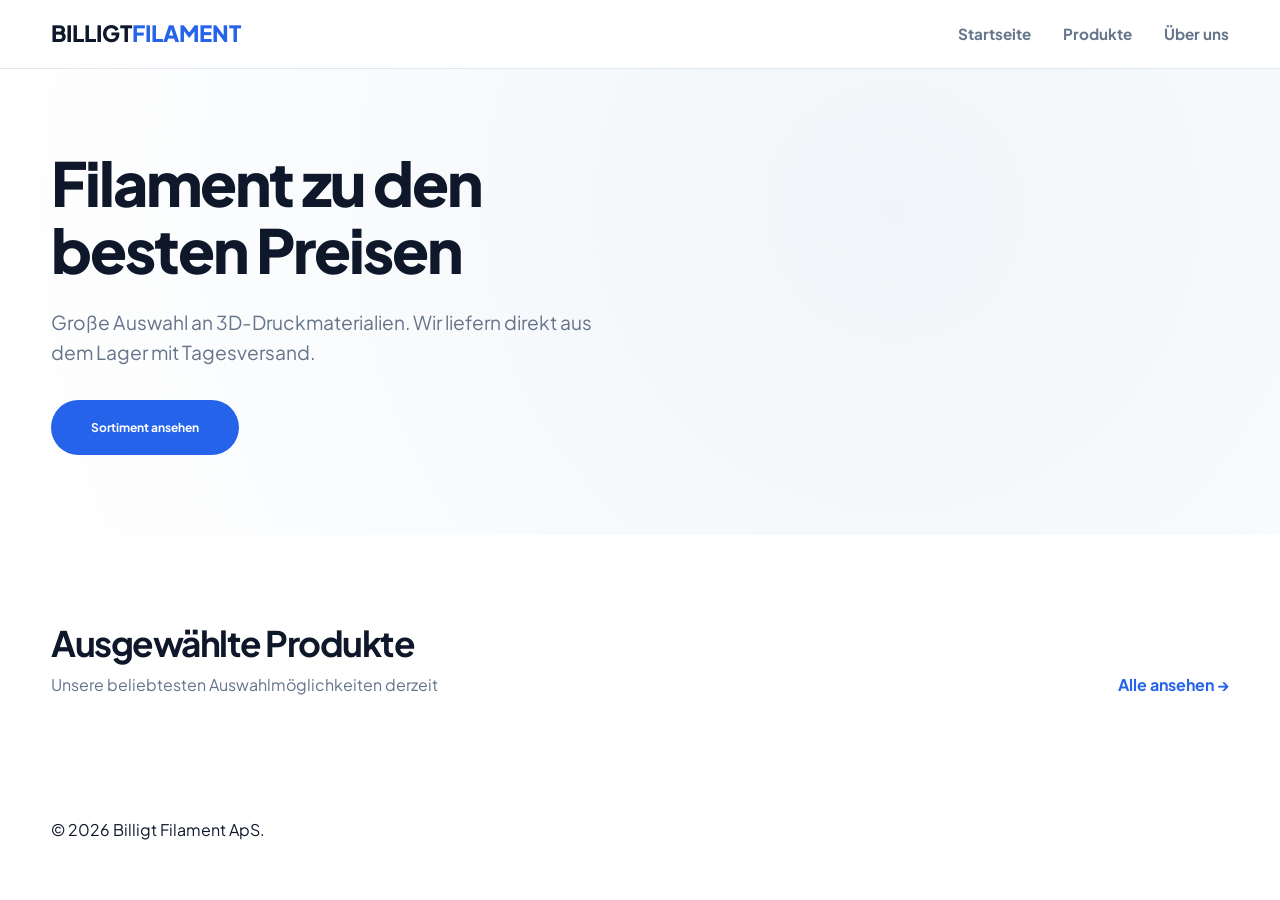
<file: index.html>
<!DOCTYPE html>
<html lang="de">
<head>
    <meta charset="UTF-8">
    <meta name="viewport" content="width=device-width, initial-scale=1.0">
    <title>Billigt Filament | Qualität für 3D-Druck</title>
    <link rel="stylesheet" href="Assets/style.css">
</head>
<body>

    <header class="site-header">
        <div class="container header-grid">
            <a href="index.html" class="logo">BILLIGT<span>FILAMENT</span></a>
            
            <button class="hamburger" id="hamburger" aria-label="Menü">
                <span></span><span></span><span></span>
            </button>

            <nav class="main-nav" id="main-nav">
                <a href="index.html" class="active">Startseite</a>
                <a href="products.html">Produkte</a>
                <a href="about.html">Über uns</a>
            </nav>
        </div>
    </header>

    <main>
        <section class="home-hero-new">
            <div class="container hero-grid-new">
                <div class="hero-text-new">
                    <h1>Filament zu den besten Preisen</h1>
                    <p>Große Auswahl an 3D-Druckmaterialien. Wir liefern direkt aus dem Lager mit Tagesversand.</p>
                    <a href="products.html" class="btn-buy" style="display:inline-block; width:auto; padding:18px 40px; border-radius: 50px;">
                        Sortiment ansehen
                    </a>
                </div>

                <div class="hero-products-new">
                    <div id="hero-random-printer" class="hero-card-1"></div>
                    <div id="hero-random-material" class="hero-card-2"></div>
                </div>
            </div>
        </section>

        <section class="container" style="padding: 80px 0;">
            <div style="display: flex; justify-content: space-between; align-items: flex-end; margin-bottom: 40px;">
                <div>
                    <h2 style="font-size: 2.2rem; letter-spacing: -1.5px;">Ausgewählte Produkte</h2>
                    <p style="color: var(--slate);">Unsere beliebtesten Auswahlmöglichkeiten derzeit</p>
                </div>
                <a href="products.html" style="color: var(--primary); font-weight: 700; text-decoration: none;">Alle ansehen →</a>
            </div>

            <div id="productGrid" class="product-grid">
            </div>
        </section>
    </main>

    <footer class="site-footer">
        <div class="container">
            <p>&copy; 2026 Billigt Filament ApS.</p>
        </div>
    </footer>

    <script src="Assets/script.js"></script>
</body>
</html>
</file>
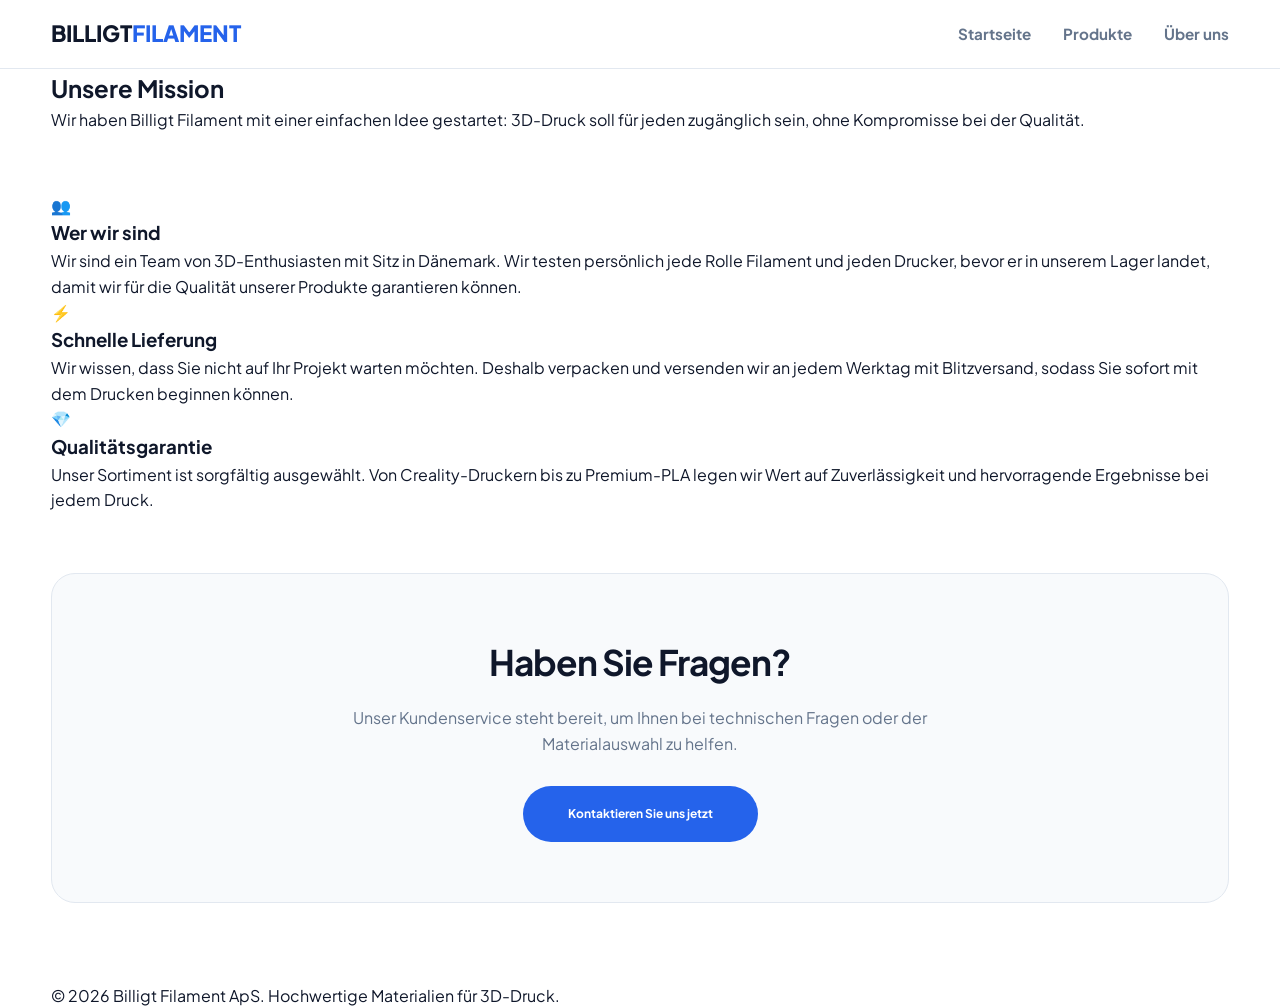
<file: about.html>
<!DOCTYPE html>
<html lang="de">
<head>
    <meta charset="UTF-8">
    <meta name="viewport" content="width=device-width, initial-scale=1.0">
    <title>Über uns | Billigt Filament</title>
    <link rel="stylesheet" href="Assets/style.css">
</head>
<body>

    <header class="site-header">
        <div class="container header-grid">
            <a href="index.html" class="logo">BILLIGT<span>FILAMENT</span></a>
            
            <button class="hamburger" id="hamburger" aria-label="Menu">
                <span></span>
                <span></span>
                <span></span>
            </button>

            <nav class="main-nav" id="main-nav">
                <a href="index.html">Startseite</a>
                <a href="products.html">Produkte</a>
                <a href="about.html" class="active">Über uns</a>
            </nav>
        </div>
    </header>

    <main class="about-page">
        <section class="about-hero">
            <div class="container">
                <h1>Unsere Mission</h1>
                <p class="subtitle">
                    Wir haben Billigt Filament mit einer einfachen Idee gestartet: 3D-Druck soll für jeden zugänglich sein, ohne Kompromisse bei der Qualität.
                </p>
            </div>
        </section>

        <section class="container" style="padding: 60px 0;">
            <div class="about-grid">
                
                <article class="about-card">
                    <div class="about-icon">👥</div>
                    <h3>Wer wir sind</h3>
                    <p>
                        Wir sind ein Team von 3D-Enthusiasten mit Sitz in Dänemark. Wir testen persönlich jede Rolle Filament und jeden Drucker, bevor er in unserem Lager landet, damit wir für die Qualität unserer Produkte garantieren können.
                    </p>
                </article>

                <article class="about-card">
                    <div class="about-icon">⚡</div>
                    <h3>Schnelle Lieferung</h3>
                    <p>
                        Wir wissen, dass Sie nicht auf Ihr Projekt warten möchten. Deshalb verpacken und versenden wir an jedem Werktag mit Blitzversand, sodass Sie sofort mit dem Drucken beginnen können.
                    </p>
                </article>

                <article class="about-card">
                    <div class="about-icon">💎</div>
                    <h3>Qualitätsgarantie</h3>
                    <p>
                        Unser Sortiment ist sorgfältig ausgewählt. Von Creality-Druckern bis zu Premium-PLA legen wir Wert auf Zuverlässigkeit und hervorragende Ergebnisse bei jedem Druck.
                    </p>
                </article>

            </div>
        </section>

        <section class="container" style="padding-bottom: 80px;">
            <div class="cta-box" style="background: var(--ice); padding: 60px; border-radius: 24px; text-align: center; border: 1px solid var(--border);">
                <h2 style="font-size: 2.2rem; margin-bottom: 15px; letter-spacing: -1px;">Haben Sie Fragen?</h2>
                <p style="color: var(--slate); margin-bottom: 30px; max-width: 600px; margin-left: auto; margin-right: auto;">
                    Unser Kundenservice steht bereit, um Ihnen bei technischen Fragen oder der Materialauswahl zu helfen.
                </p>
                <a href="mailto:kontakt@billigtfilament.dk" class="btn-buy" style="display:inline-block; width:auto; padding:18px 45px; border-radius: 50px;">
                    Kontaktieren Sie uns jetzt
                </a>
            </div>
        </section>
    </main>

    <footer class="site-footer">
        <div class="container">
            <p>&copy; 2026 Billigt Filament ApS. Hochwertige Materialien für 3D-Druck.</p>
        </div>
    </footer>

    <script src="Assets/script.js"></script>
</body>
</html>
</file>
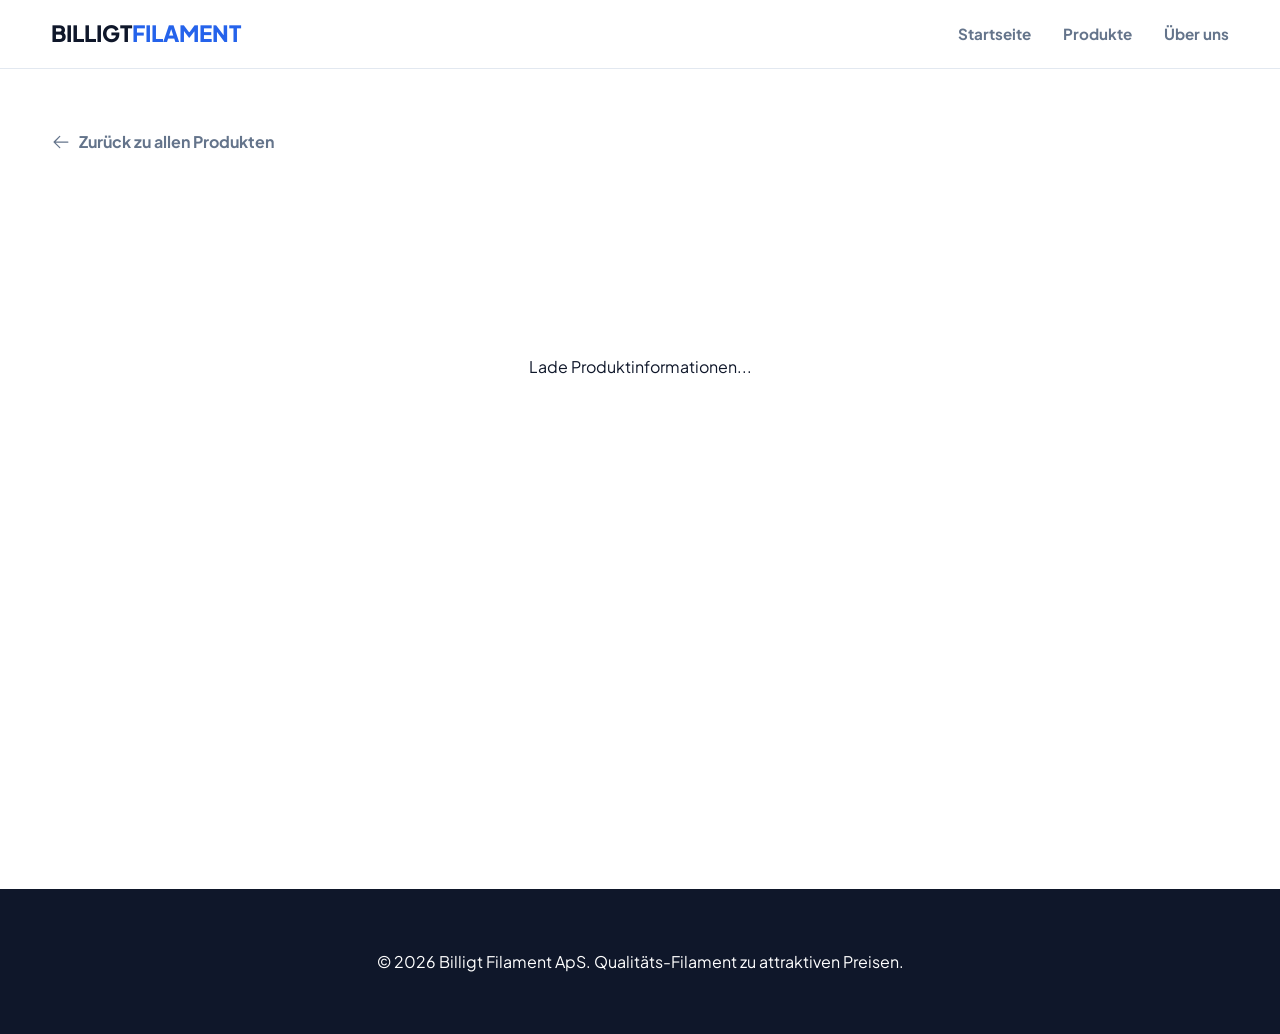
<file: product-detail.html>
<!DOCTYPE html>
<html lang="de">
<head>
    <meta charset="UTF-8">
    <meta name="viewport" content="width=device-width, initial-scale=1.0">
    <title>Produktdetails | Billigt Filament</title>
    <link rel="stylesheet" href="Assets/style.css">
    <style>
        /* Estilos específicos para a página de detalhes */
        .detail-wrapper { padding: 60px 0; min-height: 80vh; }
        
        .detail-grid { 
            display: grid; 
            grid-template-columns: 1.1fr 0.9fr; 
            gap: 60px; 
            align-items: start; 
        }

        .detail-image { 
            background: var(--ice); 
            border-radius: 30px; 
            padding: 60px; 
            border: 1px solid var(--border); 
            display: flex; 
            justify-content: center;
            position: sticky;
            top: 120px;
        }

        .detail-image img { 
            max-width: 100%; 
            height: auto; 
            mix-blend-mode: multiply; 
            transition: transform 0.5s ease;
        }

        .detail-image:hover img { transform: scale(1.05); }

        .detail-info h1 { 
            font-size: 2.8rem; 
            margin-bottom: 10px; 
            letter-spacing: -1.5px; 
            line-height: 1.1; 
            color: var(--navy);
        }

        .detail-price { 
            font-size: 2.2rem; 
            font-weight: 800; 
            color: var(--primary); 
            margin-bottom: 30px; 
        }

        /* --- SEÇÃO DE DESCRIÇÃO --- */
        .product-description-container {
            margin: 40px 0;
            padding-top: 30px;
            border-top: 1px solid var(--border);
        }

        .description-label {
            display: block;
            font-weight: 800;
            text-transform: uppercase;
            font-size: 0.85rem;
            letter-spacing: 1px;
            color: var(--slate);
            margin-bottom: 15px;
        }

        .product-text {
            font-size: 1.1rem;
            line-height: 1.8;
            color: #475569;
        }

        .back-btn { 
            display: inline-flex; 
            align-items: center;
            margin-bottom: 40px; 
            color: var(--slate); 
            text-decoration: none; 
            font-weight: 700; 
            gap: 8px;
            transition: 0.3s; 
        }

        .back-btn:hover { color: var(--primary); transform: translateX(-5px); }

        .meta-box { 
            background: var(--ice);
            padding: 20px;
            border-radius: 12px;
            margin-bottom: 30px;
        }

        .meta-item {
            display: flex;
            justify-content: space-between;
            padding: 8px 0;
            border-bottom: 1px solid rgba(0,0,0,0.05);
        }

        .meta-item:last-child { border: none; }

        .buy-now-btn {
            display: block;
            background: var(--primary);
            color: white;
            text-align: center;
            padding: 20px;
            border-radius: 14px;
            font-weight: 800;
            font-size: 1.1rem;
            text-decoration: none;
            transition: var(--transition);
        }

        .buy-now-btn:hover {
            transform: translateY(-3px);
            box-shadow: 0 10px 20px rgba(37, 99, 235, 0.2);
            filter: brightness(1.1);
        }
        
        @media (max-width: 900px) {
            .detail-grid { grid-template-columns: 1fr; gap: 40px; }
            .detail-image { padding: 40px; position: static; }
            .detail-info { text-align: left; }
            .detail-info h1 { font-size: 2rem; }
        }
    </style>
</head>
<body>

    <header class="site-header">
        <div class="container header-grid">
            <a href="index.html" class="logo">BILLIGT<span>FILAMENT</span></a>
            <nav class="main-nav">
                <a href="index.html">Startseite</a>
                <a href="products.html">Produkte</a>
                <a href="about.html">Über uns</a>
            </nav>
        </div>
    </header>

    <main class="container detail-wrapper">
        <a href="products.html" class="back-btn">
            <svg width="20" height="20" viewBox="0 0 256 256" fill="currentColor">
                <path d="M224,128a8,8,0,0,1-8,8H59.31l58.35,58.34a8,8,0,0,1-11.32,11.32l-72-72a8,8,0,0,1,0-11.32l72-72a8,8,0,0,1,11.32,11.32L59.31,120H216A8,8,0,0,1,224,128Z"></path>
            </svg>
            Zurück zu allen Produkten
        </a>

        <div id="product-detail-render" class="detail-grid">
            <div style="grid-column: 1/-1; text-align: center; padding: 100px;">
                <div class="loader">Lade Produktinformationen...</div>
            </div>
        </div>
    </main>

    <footer class="site-footer" style="padding: 60px 0; background: var(--navy); color: white; margin-top: 100px;">
        <div class="container" style="text-align: center;">
            <p>&copy; 2026 Billigt Filament ApS. Qualitäts-Filament zu attraktiven Preisen.</p>
        </div>
    </footer>

    <script src="Assets/script.js"></script>
    <script>
        // Initialisierungslogik
        async function startDetail() {
            // Wenn die globale Produktliste nicht existiert, vom JSON/API laden
            if (typeof allProducts === 'undefined' || allProducts.length === 0) {
                if (typeof initProducts === 'function') {
                    await initProducts(); 
                }
            }
            
            // Detailansicht rendern (stellen Sie sicher, dass innerHTML in script.js .product-text verwendet)
            if (typeof initProductDetail === 'function') {
                initProductDetail();
            }
        }
        
        window.addEventListener('DOMContentLoaded', startDetail);
    </script>
</body>
</html>
</file>
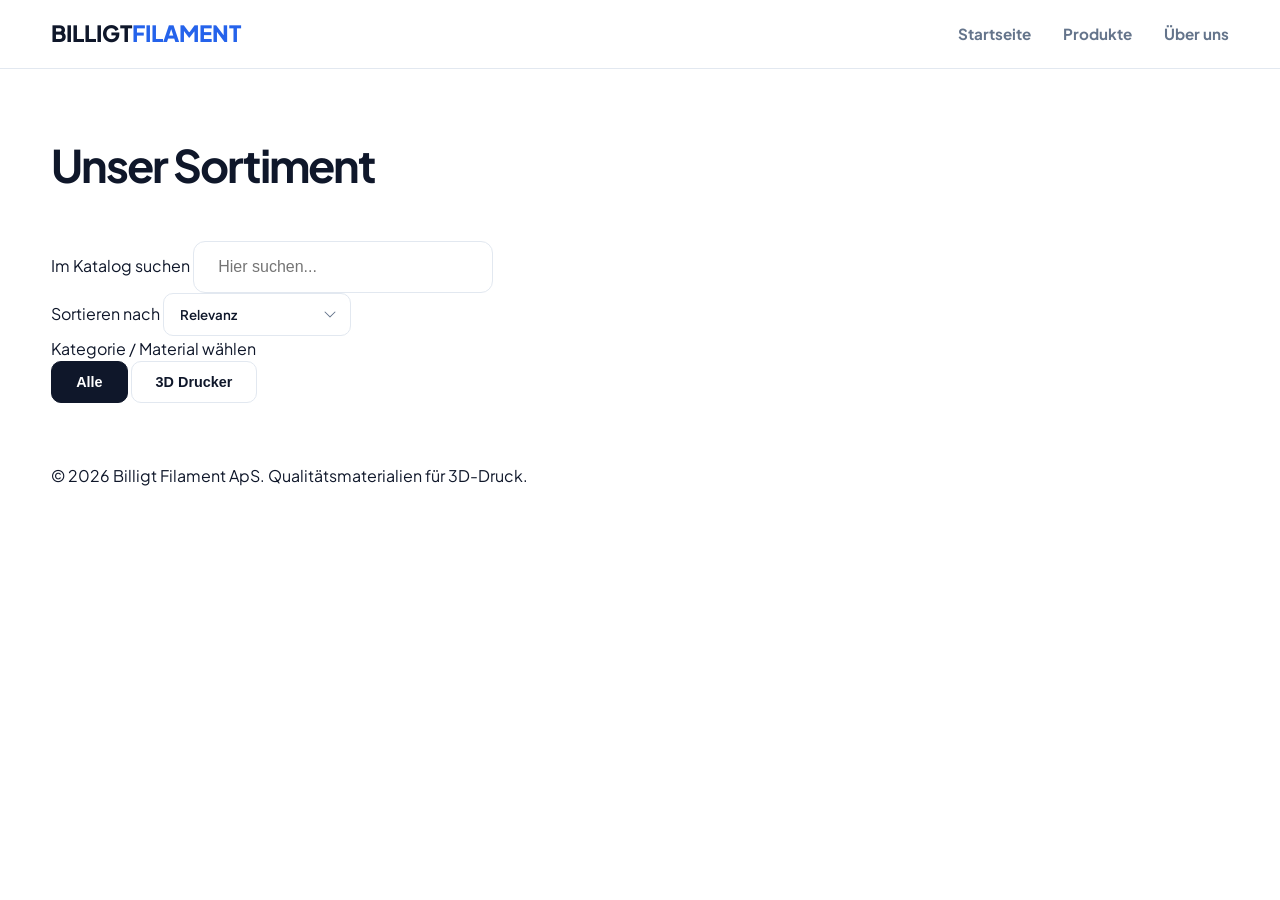
<file: products.html>
<!DOCTYPE html>
<html lang="de">
<head>
    <meta charset="UTF-8">
    <meta name="viewport" content="width=device-width, initial-scale=1.0">
    <title>Produkte | Billigt Filament</title>
    <link rel="stylesheet" href="Assets/style.css">
</head>
<body>
    <header class="site-header">
        <div class="container header-grid">
            <a href="index.html" class="logo">BILLIGT<span>FILAMENT</span></a>
            
            <button class="hamburger" id="hamburger" aria-label="Menü">
                <span></span>
                <span></span>
                <span></span>
            </button>

            <nav class="main-nav" id="main-nav">
                <a href="index.html">Startseite</a>
                <a href="products.html" class="active">Produkte</a>
                <a href="about.html">Über uns</a>
            </nav>
        </div>
    </header>

    <main class="container" style="padding: 60px 0;">
        <h1 style="font-size: 2.8rem; margin-bottom: 40px; letter-spacing: -2px;">Unser Sortiment</h1>

        <div class="filters-wrapper">
            <div class="filter-row">
                <div class="filter-group"> 
                    <label class="filter-label">Im Katalog suchen</label>
                    <input type="text" id="searchField" class="search-input" placeholder="Hier suchen...">
                </div>
                <div class="filter-group">
                    <label class="filter-label">Sortieren nach</label>
                    <select id="sortOrder" class="sort-select">
                        <option value="default">Relevanz</option>
                        <option value="low">Preis: Niedrig → Hoch</option>
                        <option value="high">Preis: Hoch → Niedrig</option>
                    </select>
                </div>
            </div>

            <div class="material-selection">
                <label class="filter-label">Kategorie / Material wählen</label>
                <div class="material-boxes" id="materialBoxes">
                    <button class="material-btn active" data-cat="all">Alle</button>
                    <button class="material-btn" data-cat="PRINTER">3D Drucker</button>
                </div>
            </div>
        </div>

        <div id="productGrid" class="product-grid"></div>
    </main>

    <footer class="site-footer">
        <div class="container">
            <p>&copy; 2026 Billigt Filament ApS. Qualitätsmaterialien für 3D-Druck.</p>
        </div>
    </footer>
    
    <script src="Assets/script.js"></script>
</body>
</html>
</file>
<file: Assets/style.css>
/* ==========================================================================
   BILLIGT FILAMENT - MASTER CSS FINAL (PC & MOBILE ALIGNMENT FIX)
   ========================================================================== */

@import url('https://fonts.googleapis.com/css2?family=Plus+Jakarta+Sans:wght@400;500;600;700;800&display=swap');

:root {
    --primary: #2563eb;
    --navy: #0f172a;
    --slate: #64748b;
    --ice: #f8fafc;
    --white: #ffffff;
    --border: #e2e8f0;
    --radius: 16px;
    --shadow: 0 10px 30px -5px rgba(0, 0, 0, 0.08);
    --transition: all 0.3s cubic-bezier(0.4, 0, 0.2, 1);
}

/* 1. RESET & SAFETY */
* { box-sizing: border-box; margin: 0; padding: 0; }
html, body {
    max-width: 100%;
    overflow-x: hidden;
    position: relative;
    font-family: 'Plus Jakarta Sans', sans-serif;
    color: var(--navy);
    line-height: 1.6;
    background-color: #fff;
}
.container { width: min(1200px, 92%); margin: 0 auto; }

/* 2. HEADER & MENU HAMBURGUER */
.site-header {
    background: rgba(255, 255, 255, 0.98);
    backdrop-filter: blur(10px);
    padding: 1rem 0;
    position: sticky; top: 0; z-index: 9999;
    border-bottom: 1px solid var(--border);
}
.header-grid { display: flex; justify-content: space-between; align-items: center; }
.logo { font-size: 1.4rem; font-weight: 800; text-decoration: none; color: var(--navy); }
.logo span { color: var(--primary); }

.main-nav { display: flex; gap: 2rem; align-items: center; }
.main-nav a { font-weight: 700; text-decoration: none; color: var(--slate); font-size: 0.95rem; }
.main-nav a:hover { color: var(--primary); }

.hamburger {
    display: none; flex-direction: column; justify-content: space-around;
    width: 28px; height: 20px; background: transparent; border: none; cursor: pointer; z-index: 10001;
}
.hamburger span { width: 28px; height: 3px; background: var(--navy); border-radius: 10px; transition: var(--transition); }

/* 3. HERO SECTION */
.home-hero-new { 
    padding: 80px 0; 
    background: radial-gradient(circle at 70% 30%, #f1f5f9 0%, #ffffff 100%);
}
.hero-grid-new { display: grid; grid-template-columns: 1fr 1fr; gap: 40px; align-items: center; }
.hero-text-new h1 { font-size: clamp(2.2rem, 5vw, 3.8rem); font-weight: 800; line-height: 1.1; margin-bottom: 24px; letter-spacing: -2px; }
.hero-text-new p { font-size: 1.2rem; color: var(--slate); margin-bottom: 32px; }
.hero-products-new { display: flex; gap: 20px; justify-content: flex-end; }

/* 4. SHOP CONTROLS (FILTROS) */
.shop-controls { 
    background: var(--ice); padding: 40px 0; 
    border-bottom: 1px solid var(--border); margin-bottom: 40px;
}
.controls-top-row { display: flex; justify-content: space-between; align-items: center; flex-wrap: wrap; gap: 20px; margin-bottom: 24px; }
.search-input { 
    flex: 1; min-width: 300px; max-width: 500px; padding: 16px 24px; 
    border-radius: 12px; border: 1px solid var(--border); font-size: 1rem; outline: none; transition: var(--transition);
}
.search-input:focus { border-color: var(--primary); box-shadow: 0 0 0 4px rgba(37, 99, 235, 0.1); }

.sort-wrapper { display: flex; align-items: center; gap: 12px; }
.sort-select {
    padding: 12px 35px 12px 16px; font-family: inherit; font-weight: 600;
    color: var(--navy); background: var(--white); border: 1px solid var(--border);
    border-radius: 10px; cursor: pointer; appearance: none;
    background-image: url("data:image/svg+xml,%3Csvg xmlns='http://www.w3.org/2000/svg' width='16' height='16' fill='%2364748b' viewBox='0 0 256 256'%3E%3Cpath d='M213.66,101.66l-80,80a8,8,0,0,1-11.32,0l-80-80a8,8,0,0,1,11.32-11.32L128,164.69l74.34-74.35a8,8,0,0,1,11.32,11.32Z'%3E%3C/path%3E%3C/svg%3E");
    background-repeat: no-repeat; background-position: right 12px center;
}
.material-filters { display: flex; gap: 10px; flex-wrap: wrap; }
.material-btn { 
    padding: 12px 24px; border-radius: 10px; background: white; 
    border: 1px solid var(--border); font-weight: 700; color: var(--navy);
    cursor: pointer; transition: var(--transition); font-size: 0.9rem;
}
.material-btn.active { background: var(--navy); color: white; border-color: var(--navy); }

/* 5. GRID DE PRODUTOS & BOTÕES (CORREÇÃO DE ALINHAMENTO NO PC) */
.product-grid { 
    display: grid; grid-template-columns: repeat(auto-fill, minmax(280px, 1fr)); gap: 32px; 
}
.product-card {
    background: white; border-radius: var(--radius); padding: 24px; 
    border: 1px solid var(--border); display: flex; flex-direction: column; transition: var(--transition);
}
.product-card:hover { transform: translateY(-8px); box-shadow: var(--shadow); }

.img-wrapper {
    background: var(--ice); border-radius: 12px; height: 250px; 
    display: flex; align-items: center; justify-content: center; margin-bottom: 20px; padding: 20px;
}
.img-wrapper img { max-width: 100%; max-height: 100%; object-fit: contain; }
.product-card h3 { font-size: 1.1rem; font-weight: 700; min-height: 3.2rem; margin-bottom: 8px; }
.price { font-size: 1.5rem; font-weight: 800; margin-bottom: 20px; }

/* Botões: Lado a Lado no PC com mesma altura */
.product-actions { 
    display: flex; gap: 10px; margin-top: auto; width: 100%; align-items: stretch;
}
.btn-details, .btn-buy { 
    flex: 1; text-align: center; padding: 12px 5px; border-radius: 10px; 
    font-weight: 700; font-size: 0.85rem; text-decoration: none;
    display: flex; align-items: center; justify-content: center;
}
.btn-details { border: 2px solid var(--navy); color: var(--navy); }
.btn-buy { 
    flex: 1.4; /* Um pouco mais largo para o texto longo */
    background: var(--primary); color: white; font-size: 0.75rem; 
}

/* 6. PÁGINA DE DETALHES */
.detail-grid { display: grid; grid-template-columns: 1fr 1fr; gap: 60px; padding: 60px 0; align-items: start; }
.detail-image-box { background: var(--ice); border-radius: 30px; padding: 40px; display: flex; justify-content: center; position: sticky; top: 100px; }
.detail-image-box img { max-width: 100%; mix-blend-mode: multiply; }

/* 7. RESPONSIVIDADE (AJUSTES MOBILE FINAIS) */
@media (max-width: 900px) {
    .hamburger { display: flex; }
    .main-nav {
        position: fixed; top: 0; right: -100%; width: 85%; height: 100vh;
        background: white; flex-direction: column; justify-content: center;
        transition: 0.4s ease-in-out; box-shadow: -10px 0 30px rgba(0,0,0,0.1); z-index: 10000;
    }
    .main-nav.active { right: 0; }
    .hamburger.open span:nth-child(1) { transform: translateY(8px) rotate(45deg); }
    .hamburger.open span:nth-child(2) { opacity: 0; }
    .hamburger.open span:nth-child(3) { transform: translateY(-8px) rotate(-45deg); }

    .hero-grid-new { grid-template-columns: 1fr; text-align: center; padding: 40px 0; }
    .hero-products-new { display: none; }
    
    /* Grid Mobile de 2 colunas */
    .product-grid { grid-template-columns: repeat(2, 1fr); gap: 12px; }
    .img-wrapper { height: 160px; }
    .product-card { padding: 15px; }
    .product-card h3 { font-size: 0.9rem; min-height: 2.5rem; }
    .price { font-size: 1.1rem; }

    /* EMPILHAR BOTÕES APENAS NO MOBILE */
    .product-actions { flex-direction: column; gap: 8px; }
    .btn-details, .btn-buy { 
        width: 100%; font-size: 0.85rem; padding: 12px;
    }
    .btn-buy { font-size: 0.75rem; }

    .controls-top-row { flex-direction: column; align-items: stretch; }
    .sort-wrapper { justify-content: space-between; }
    .detail-grid { grid-template-columns: 1fr; }
    .detail-image-box { position: static; }
}
</file>
